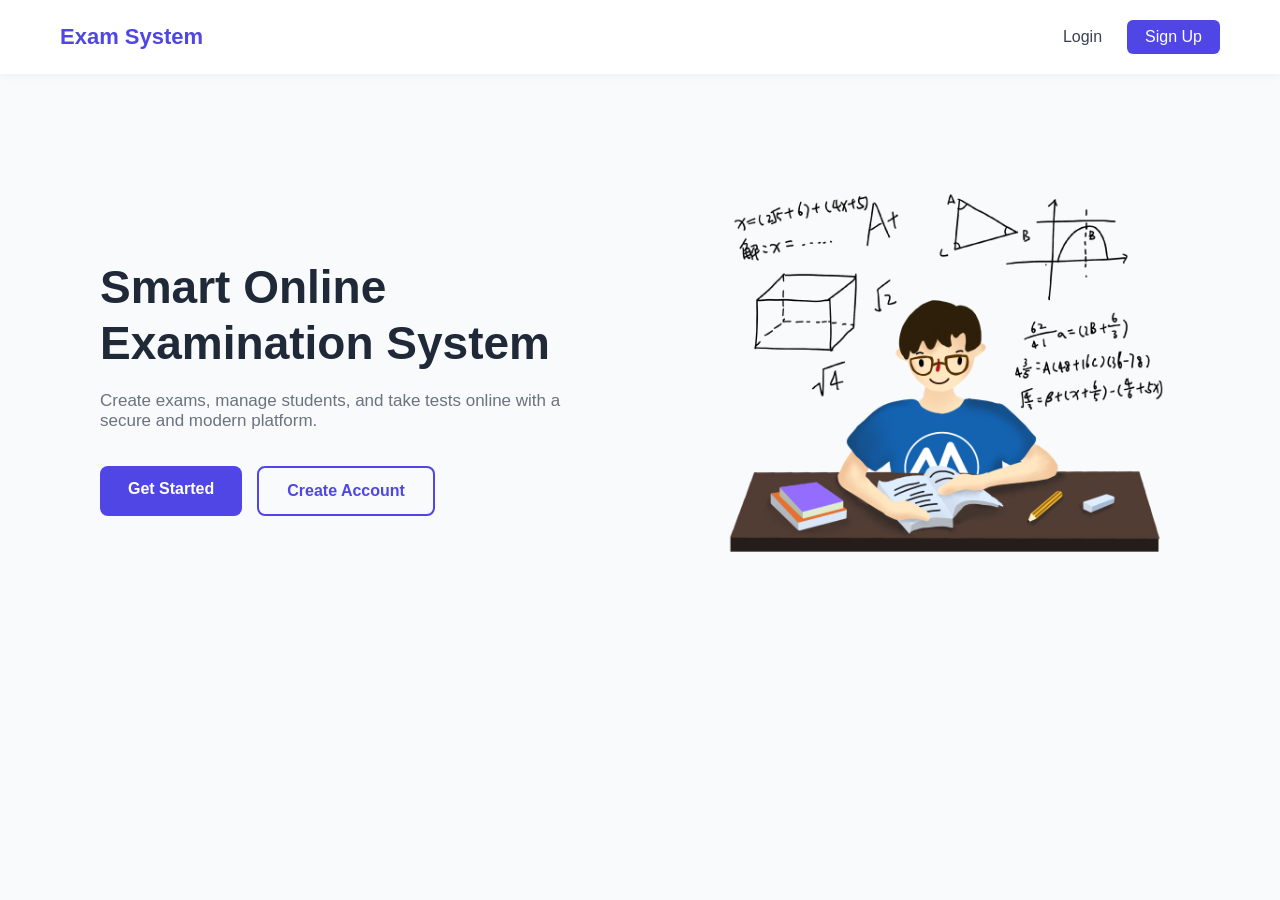
<file: index.html>
<!DOCTYPE html>
<html lang="en">

<head>
    <meta charset="UTF-8" />
    <meta name="viewport" content="width=device-width, initial-scale=1.0" />
    <title>Online Exam System</title>

    <link rel="stylesheet" href="assets/css/main.css" />
</head>

<body>

    <header class="navbar">
        <div class="logo">Exam System</div>
        <nav>
            <a href="pages/auth/login.html">Login</a>
            <a href="pages/auth/signup.html" class="nav-btn">Sign Up</a>
        </nav>
    </header>

    <section class="hero">
        <div class="hero-text">
            <h1>
                Smart Online <br />
                Examination System
            </h1>
            <p>
                Create exams, manage students, and take tests online
                with a secure and modern platform.
            </p>

            <div class="hero-actions">
                <a href="pages/auth/login.html" class="btn btn-primary">Get Started</a>
                <a href="pages/auth/signup.html" class="btn btn-secondary">Create Account</a>
            </div>
        </div>

        <div class="hero-image">
            <img src="assets/images/exam-illustration.png" alt="Online Exam">
        </div>
    </section>

</body>

</html>
</file>
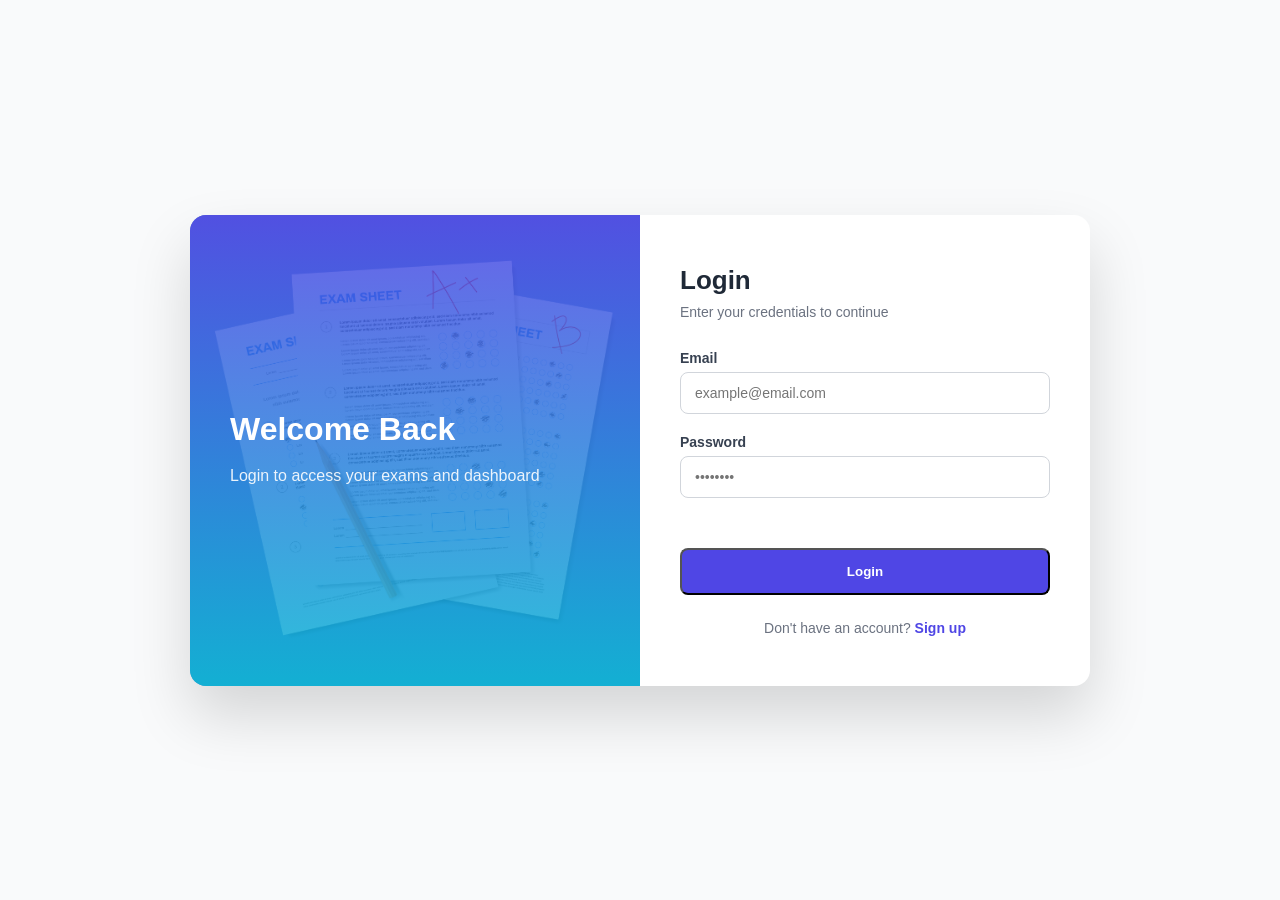
<file: pages/auth/login.html>
<!DOCTYPE html>
<html lang="en">

<head>
    <meta charset="UTF-8" />
    <meta name="viewport" content="width=device-width, initial-scale=1.0" />
    <title>Login | Online Exam System</title>
    <link rel="icon" type="image/png" href="../../assets/images/icon.png">

    <!-- Global Style -->
    <link rel="stylesheet" href="../../assets/css/main.css">
    <!-- Auth Style -->
    <link rel="stylesheet" href="../../assets/css/auth.css">
</head>

<body>

    <div class="auth-container">
        <div class="auth-card">

            <!-- Left Side (Image) -->
            <div class="auth-image">
                <h2>Welcome Back</h2>
                <p>Login to access your exams and dashboard</p>
            </div>

            <!-- Right Side (Form) -->
            <div class="auth-form">
                <h2>Login</h2>
                <p class="subtitle">Enter your credentials to continue</p>

                <form id="loginForm">
                    <div class="form-group">
                        <label>Email</label>
                        <input type="email" id="email" placeholder="example@email.com" required />
                    </div>

                    <div class="form-group">
                        <label>Password</label>
                        <input type="password" id="password" placeholder="••••••••" required />
                    </div>
                    <p class="error-message" id="errorMessage">

                    </p>

                    <button type="submit" class="btn btn-primary full-width">
                        Login
                    </button>
                </form>

                <p class="switch-auth">
                    Don't have an account?
                    <a href="signup.html">Sign up</a>
                </p>
            </div>

        </div>
    </div>

    <!-- JS -->
    <script src="../../assets/js/auth.js"></script>
</body>

</html>
</file>
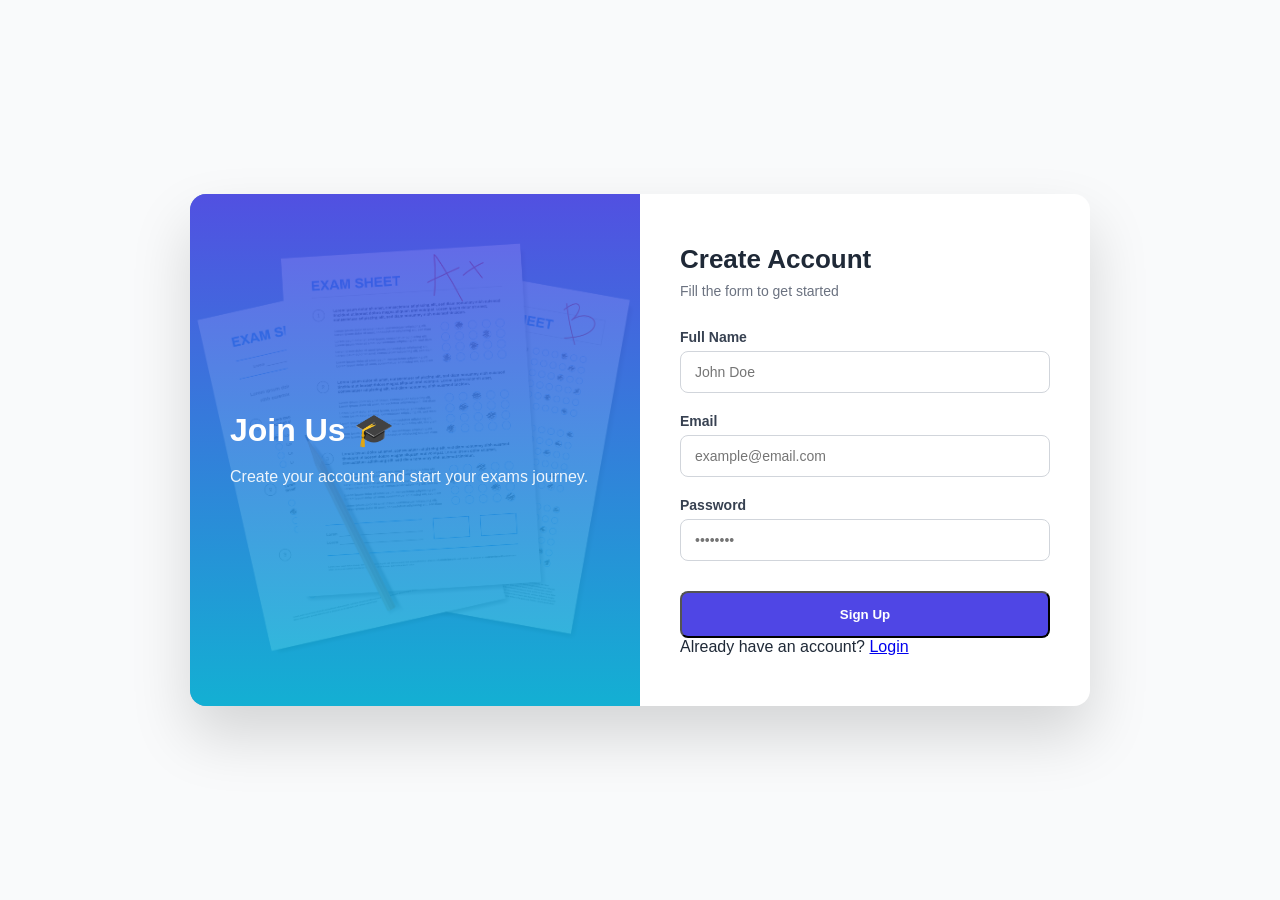
<file: pages/auth/signup.html>
<!DOCTYPE html>
<html lang="en">

<head>
    <meta charset="UTF-8" />
    <meta name="viewport" content="width=device-width, initial-scale=1.0" />
    <title>Sign Up | Online Exam System</title>
    <link rel="icon" type="image/png" href="../../assets/images/icon.png">

    <!-- Styles -->
    <link rel="stylesheet" href="../../assets/css/main.css">
    <link rel="stylesheet" href="../../assets/css/auth.css">
</head>

<body>

    <div class="auth-container">
        <div class="auth-card">

            <!-- Left Section -->
            <div class="auth-image">
                <h2>Join Us 🎓</h2>
                <p>Create your account and start your exams journey.</p>
            </div>

            <!-- Right Section -->
            <div class="auth-form">
                <h2>Create Account</h2>
                <p class="subtitle">Fill the form to get started</p>

                <form id="signupForm">
                    <div class="form-group">
                        <label>Full Name</label>
                        <input type="text" id="fullName" placeholder="John Doe" required />
                    </div>

                    <div class="form-group">
                        <label>Email</label>
                        <input type="email" id="email" placeholder="example@email.com" required />
                    </div>

                    <div class="form-group">
                        <label>Password</label>
                        <input type="password" id="password" placeholder="••••••••" required />
                    </div>

                    <button type="submit" class="btn btn-primary full-width">
                        Sign Up
                    </button>
                </form>

                <p class="switch-link">
                    Already have an account?
                    <a href="login.html">Login</a>
                </p>
            </div>

        </div>
    </div>

    <script src="../../assets/js/auth.js"></script>
</body>

</html>
</file>
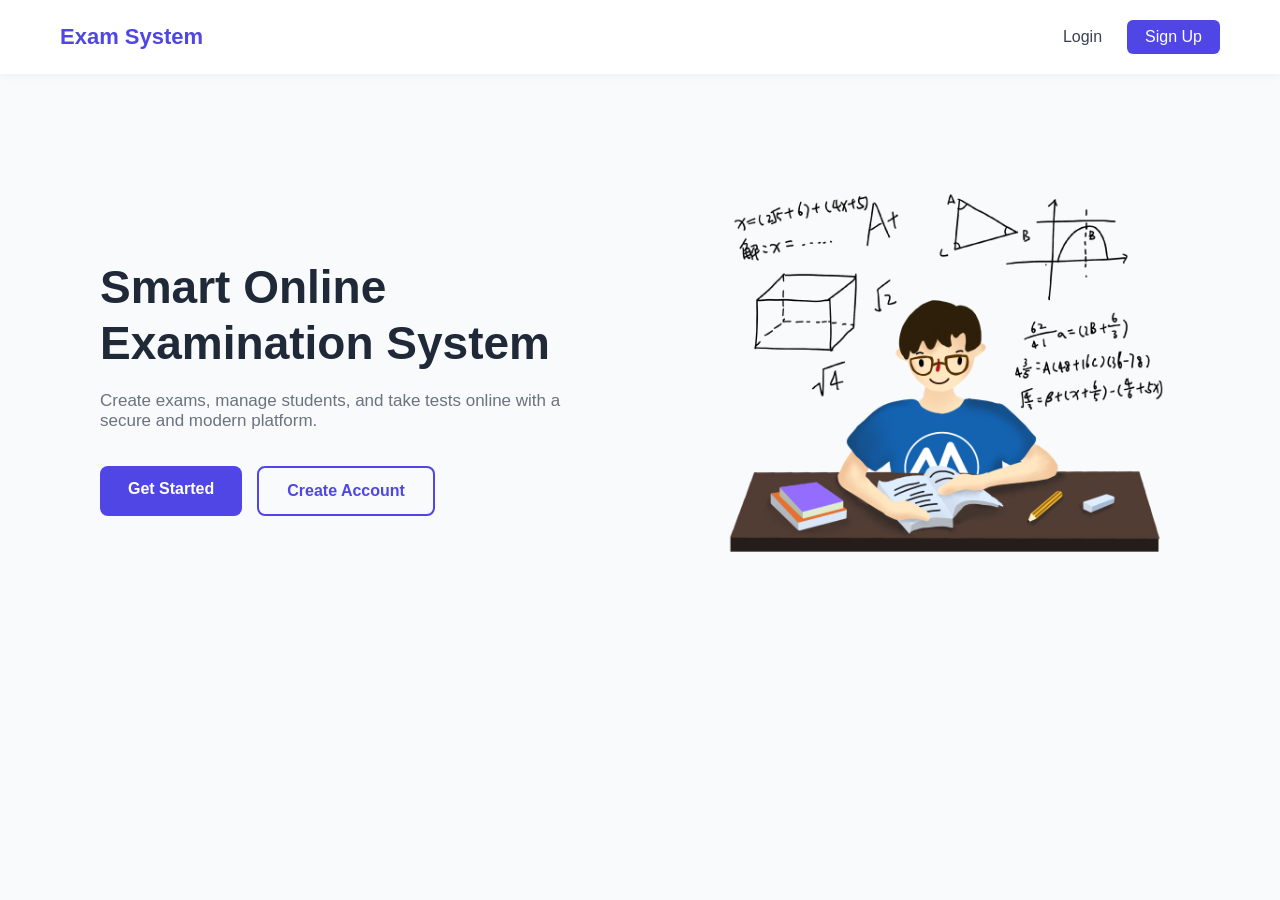
<file: pages/student/dashboard.html>
<!DOCTYPE html>
<html lang="en">

<head>
    <meta charset="UTF-8">
    <meta name="viewport" content="width=device-width, initial-scale=1.0">
    <title>Student Dashboard | Online Exam System</title>
    <link rel="icon" type="image/png" href="../../assets/images/icon.png">

    <!-- Global Style -->
    <link rel="stylesheet" href="../../assets/css/main.css">
    <!-- Student Style -->
    <link rel="stylesheet" href="../../assets/css/student.css">
</head>

<body>

    <!-- Navbar -->
    <nav class="navbar">
        <div class="nav-left">
            <h1>Online Exam System</h1>
        </div>
        <div class="nav-right">
            <span id="studentName">Welcome, Student</span>
            <button id="logoutBtn" class="btn btn-outline">Logout</button>
        </div>
    </nav>

    <!-- Dashboard Container -->
    <div class="dashboard-container">
        <h2>Available Exams</h2>
        <div class="exam-cards" id="examCards">
            <!-- Exam cards will be rendered here dynamically -->
        </div>
    </div>

    <script src="../../assets/js/student.js"></script>
</body>

</html>
</file>
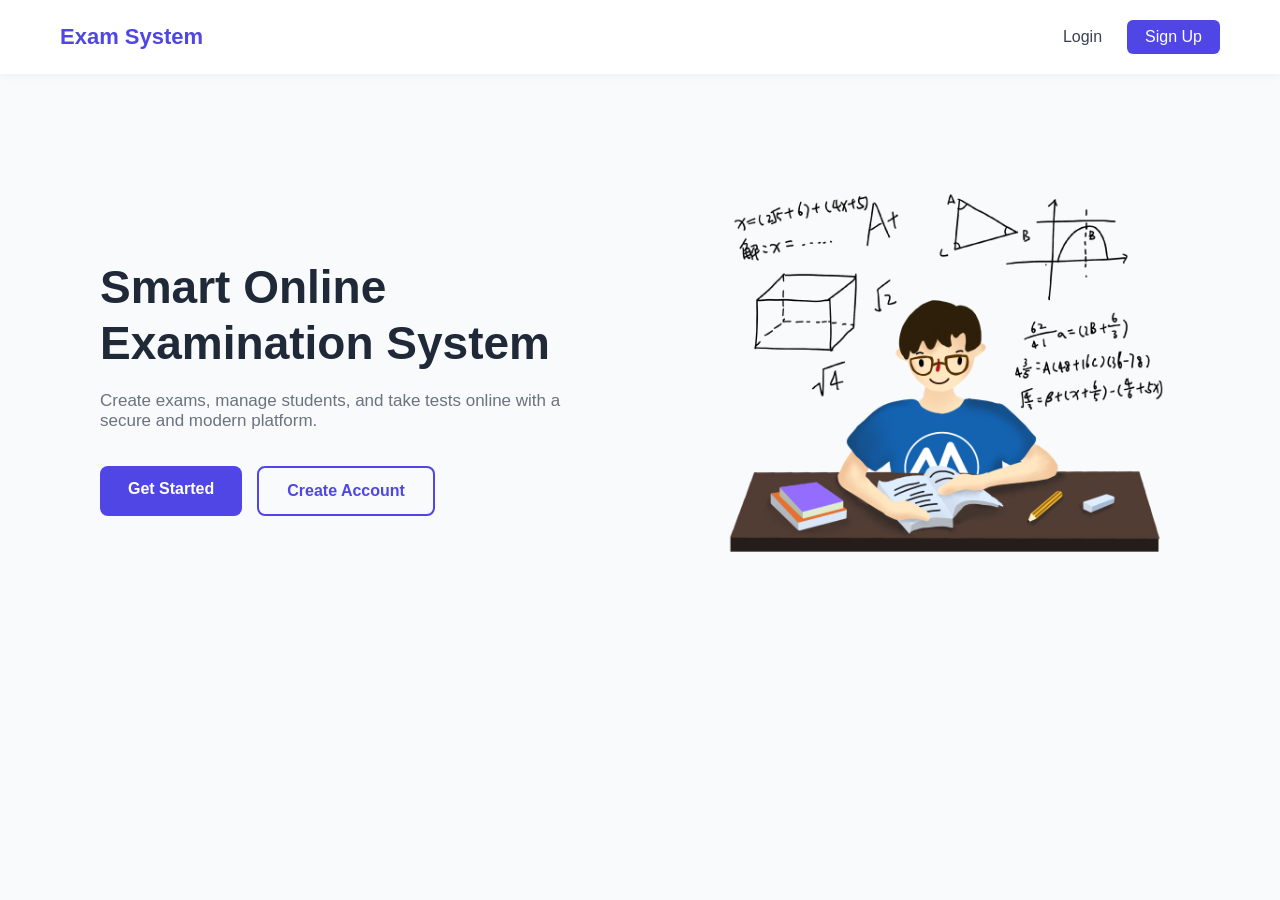
<file: pages/student/exam-start.html>
<!DOCTYPE html>
<html lang="en">

<head>
    <meta charset="UTF-8">
    <meta name="viewport" content="width=device-width, initial-scale=1.0">
    <title>Start Exam | Online Exam System</title>
    <link rel="icon" type="image/png" href="../../assets/images/icon.png">

    <!-- Global Style -->
    <link rel="stylesheet" href="../../assets/css/main.css">
    <!-- Exam Style -->
    <link rel="stylesheet" href="../../assets/css/exam.css">
</head>

<body>

    <!-- Navbar -->
    <nav class="exam-navbar">
        <div class="nav-left">
            <h1 id="examTitle">Example Exam</h1>
        </div>
        <div class="nav-center">
            <span>Time Left: <span id="examTimer">30:00</span></span>
        </div>
        <div class="nav-right">
            <button id="logoutBtn" class="btn btn-outline">Logout</button>
        </div>
    </nav>

    <!-- Exam Container -->
    <div class="exam-container">
        <!-- Question Number -->
        <p id="questionNumber"></p>

        <!-- Question Card -->
        <div class="question-card">
            <h3 id="questionText"></h3>
            <div class="options-container">
                <button class="option-btn" data-label="A"></button>
                <button class="option-btn" data-label="B"></button>
                <button class="option-btn" data-label="C"></button>
                <button class="option-btn" data-label="D"></button>
            </div>
        </div>

        <!-- Question Navigation -->
        <div class="question-navigation">
            <button id="prevQuestionBtn" class="nav-arrow">&lt;</button>
            <button id="nextQuestionBtn" class="nav-arrow">&gt;</button>
        </div>

        <!-- Exam Actions -->
        <div class="exam-actions">
            <button id="submitExamBtn" class="btn btn-success">Submit Exam</button>
        </div>
    </div>

    <script src="../../assets/js/exam-start.js"></script>
</body>

</html>
</file>
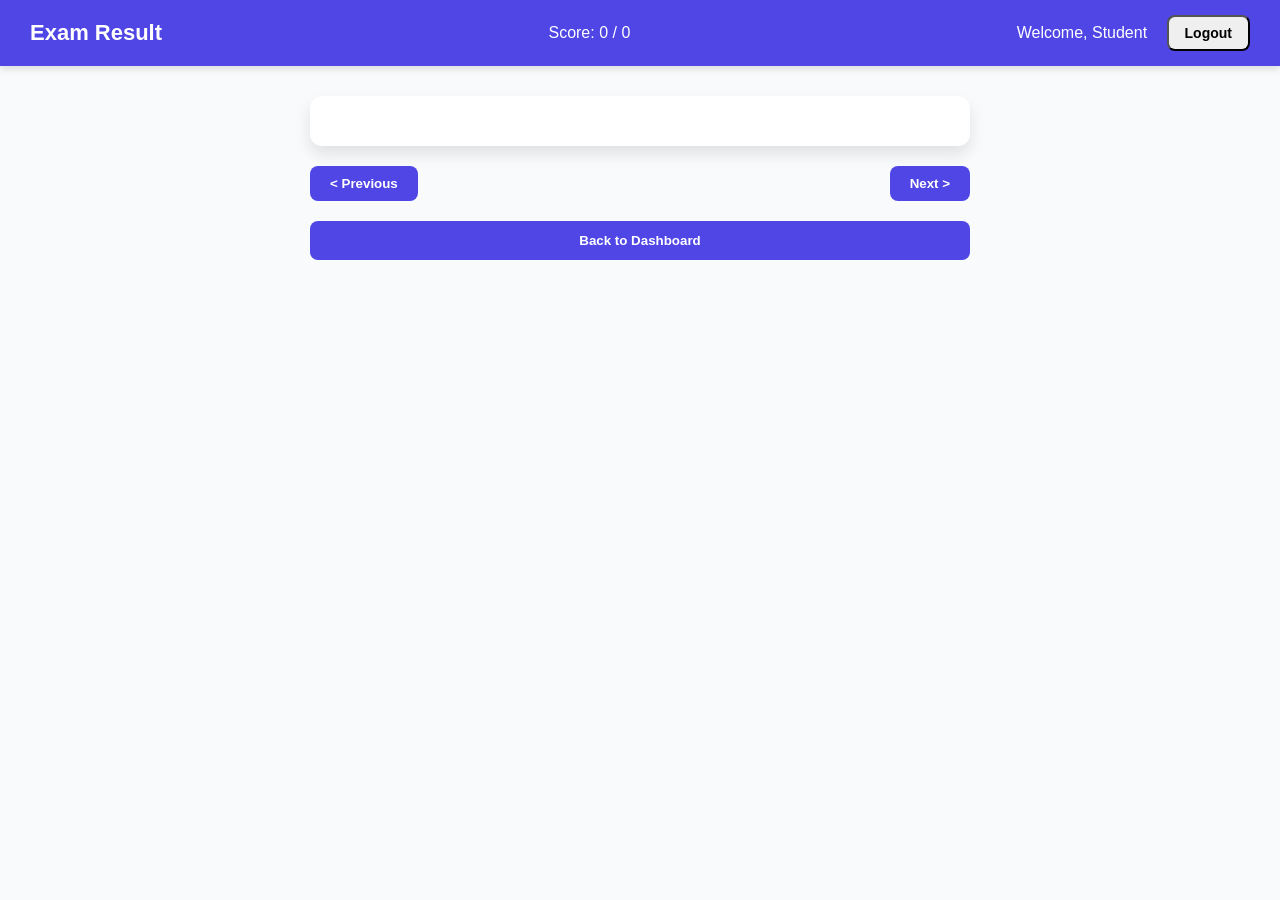
<file: pages/student/result.html>
<!DOCTYPE html>
<html lang="en">

<head>
    <meta charset="UTF-8">
    <meta name="viewport" content="width=device-width, initial-scale=1.0">
    <title>Exam Result | Online Exam System</title>

    <!-- Global Style -->
    <link rel="icon" type="image/png" href="../../assets/images/icon.png">
    <link rel="stylesheet" href="../../assets/css/main.css">
    <link rel="stylesheet" href="../../assets/css/result.css"> <!-- reuse exam styles -->
</head>

<body>

    <!-- Navbar -->
    <nav class="navbar">
        <div class="nav-left">
            <h1 id="examTitle">Exam Result</h1>
        </div>
        <div class="nav-center">
            <span id="scoreDisplay">Score: 0 / 0</span>
        </div>
        <div class="nav-right">
            <span id="studentName">Welcome, Student</span>
            <button id="logoutBtn" class="btn btn-outline">Logout</button>
        </div>
    </nav>

    <!-- Question Container -->
    <div class="exam-container">
        <div id="questionCard" class="question-card">
            <!-- Question will be displayed here dynamically -->
        </div>

        <div class="exam-navigation">
            <button id="prevBtn" class="btn btn-outline">&lt; Previous</button>
            <button id="nextBtn" class="btn btn-outline">Next &gt;</button>
        </div>

        <button id="backDashboard" class="btn btn-primary full-width">Back to Dashboard</button>
    </div>

    <script src="../../assets/js/result.js"></script>
</body>

</html>
</file>
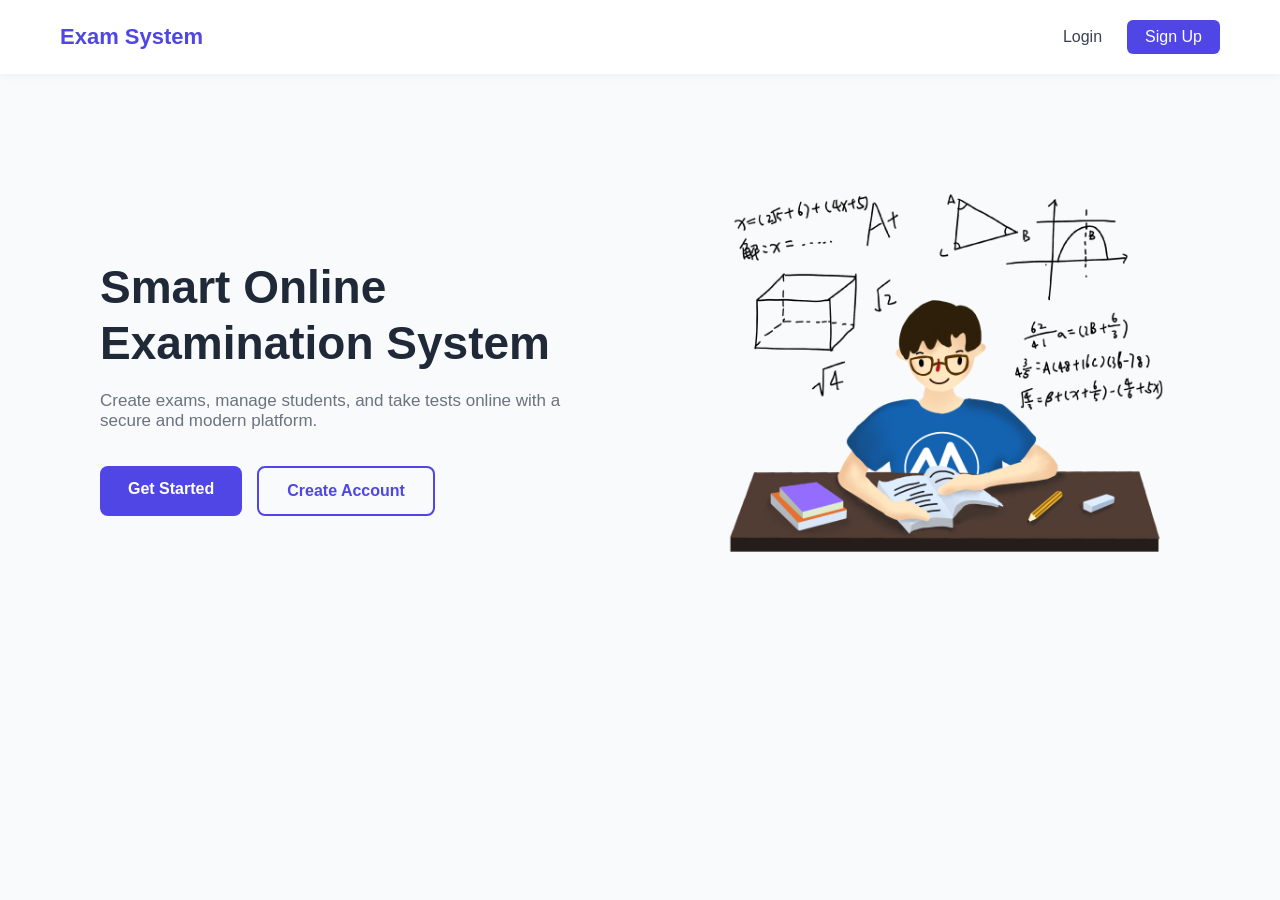
<file: pages/teacher/add-questions.html>
<!DOCTYPE html>
<html lang="en">

<head>
    <meta charset="UTF-8">
    <meta name="viewport" content="width=device-width, initial-scale=1.0">
    <title>Add Questions | Online Exam System</title>

    <!-- Global Styles -->
    <link rel="stylesheet" href="../../assets/css/main.css">
    <!-- Add Questions Styles -->
    <link rel="stylesheet" href="../../assets/css/teacher.css">
    <link <link rel="stylesheet" href="../../assets/css/add-questions.css">
</head>

<body>

    <!-- Navbar -->
    <nav class="navbar">
        <div class="nav-left">
            <h1>Add Questions</h1>
        </div>
        <div class="nav-right">
            <button class="btn btn-outline" id="finishBtn"">Finish</button>
            <button id=" logoutBtn" class="btn btn-outline">Logout</button>
        </div>
    </nav>

    <!-- Form Container -->
    <div class="dashboard-container">
        <h2>Add a New Question</h2>
        <form id="questionForm">

            <div class="form-group">
                <label>Question Text</label>
                <input type="text" id="questionText" placeholder="Enter your question" required />
            </div>

            <div class="form-group">
                <label>Question Type</label>
                <select id="questionType">
                    <option value="multiple_choice">Multiple Choice</option>
                    <option value="true_false">True / False</option>
                </select>
            </div>

            <div id="optionsContainer">
                <!-- Options inputs will be rendered dynamically -->
            </div>

            <button type="submit" class="btn btn-primary full-width">
                Add Question
            </button>
        </form>

        <p id="successMessage" style="color: green; margin-top: 15px;"></p>
        <p id="errorMessage" style="color: red; margin-top: 15px;"></p>
    </div>

    <script src="../../assets/js/add-questions.js"></script>
</body>

</html>
</file>
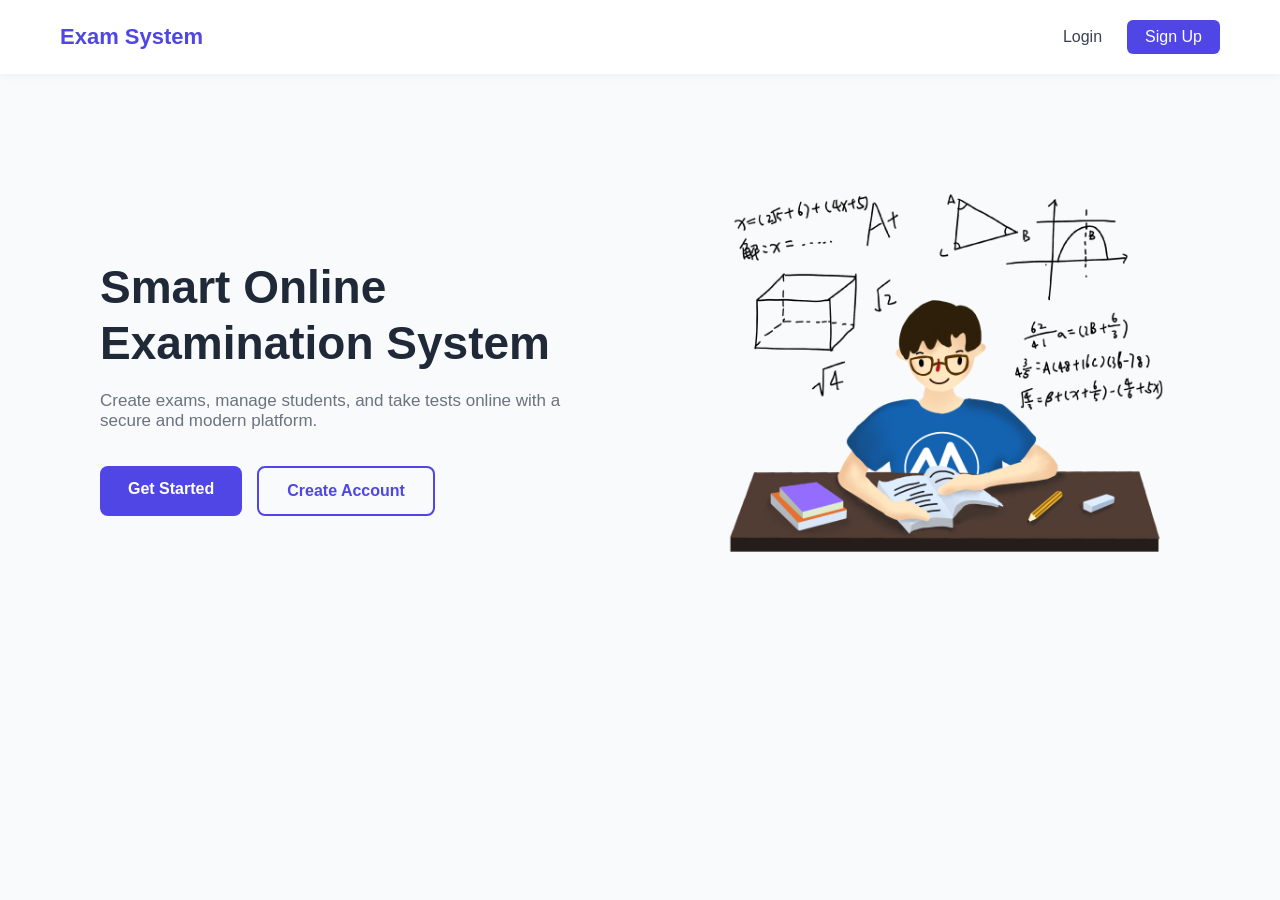
<file: pages/teacher/create-exam.html>
<!DOCTYPE html>
<html lang="en">

<head>
    <meta charset="UTF-8">
    <meta name="viewport" content="width=device-width, initial-scale=1.0">
    <title>Create Exam | Teacher Dashboard</title>

    <!-- Global Styles -->
    <link rel="stylesheet" href="../../assets/css/main.css">
    <link rel="stylesheet" href="../../assets/css/teacher.css">
    <link rel="stylesheet" href="../../assets/css/create-exam.css">
</head>

<body>

    <!-- Navbar -->
    <nav class="navbar">
        <div class="nav-left">
            <h1>Create New Exam</h1>
        </div>
        <div class="nav-right">
            <span id="teacherName">Welcome, Teacher</span>
            <button id="logoutBtn" class="btn btn-outline">Logout</button>
        </div>
    </nav>

    <!-- Form Container -->
    <div class="form-container">
        <form id="createExamForm">
            <div class="form-group">
                <label for="title">Exam Title</label>
                <input type="text" id="title" placeholder="Enter exam title" required>
            </div>

            <div class="form-group">
                <label for="description">Description</label>
                <textarea id="description" placeholder="Enter exam description" required></textarea>
            </div>

            <div class="form-group">
                <label for="duration">Duration (minutes)</label>
                <input type="number" id="duration" placeholder="Enter duration in minutes" required>
            </div>

            <div class="form-group">
                <label for="start_time">Start Time</label>
                <input type="datetime-local" id="start_time" required>
            </div>

            <div class="form-group">
                <label for="end_time">End Time</label>
                <input type="datetime-local" id="end_time" required>
            </div>

            <button type="submit" class="btn btn-primary full-width">Create Exam</button>
        </form>
        <p id="message" style="margin-top:10px; font-weight:500;"></p>
    </div>

    <script src="../../assets/js/create-exam.js"></script>
</body>

</html>
</file>
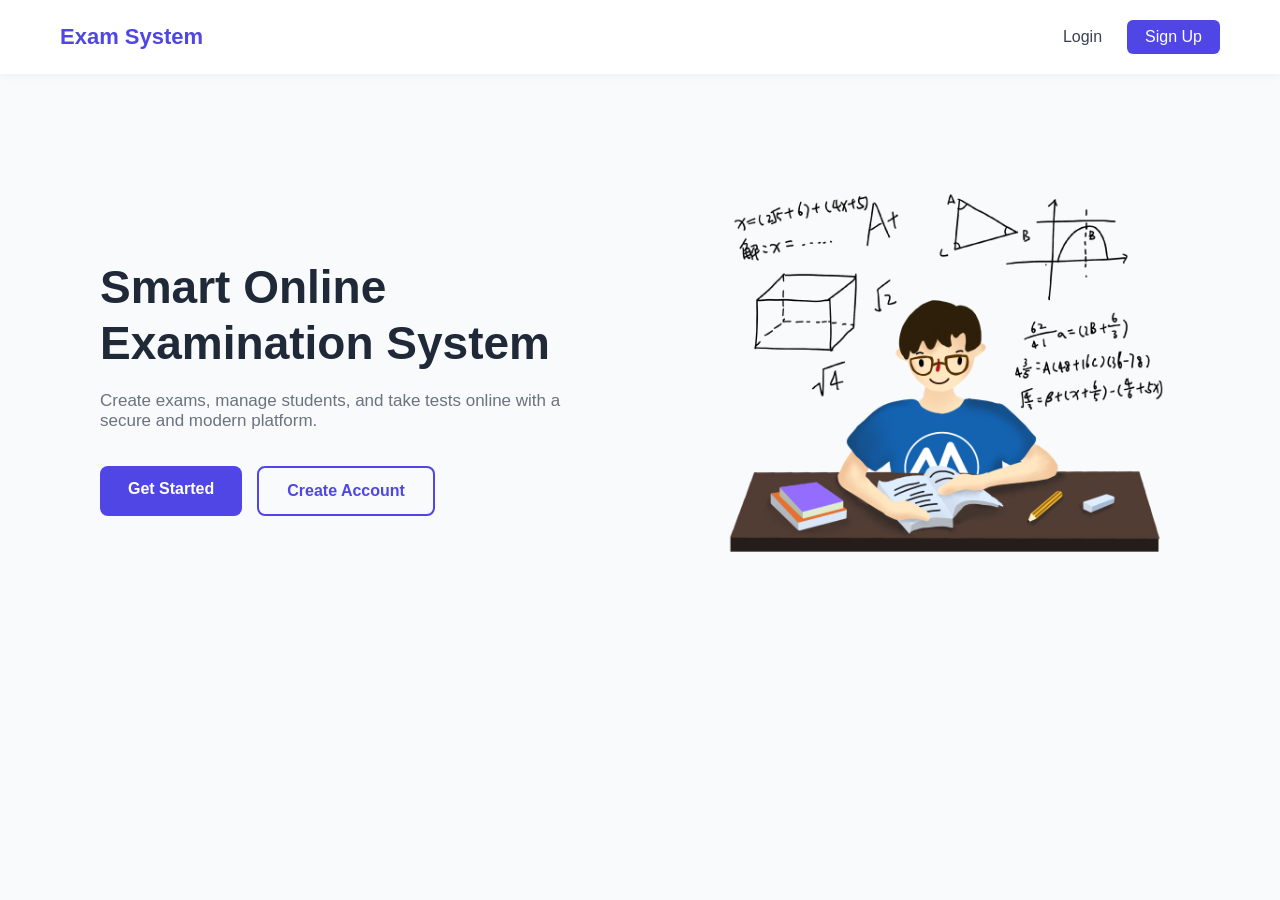
<file: pages/teacher/dashboard.html>
<!DOCTYPE html>
<html lang="en">

<head>
    <meta charset="UTF-8">
    <title>Teacher Dashboard | Online Exam System</title>
    <meta name="viewport" content="width=device-width, initial-scale=1.0">

    <!-- Global styles -->
    <link rel="stylesheet" href="../../assets/css/main.css">
    <!-- Teacher styles -->
    <link rel="stylesheet" href="../../assets/css/teacher.css">
</head>

<body>

    <!-- Navbar -->
    <nav class="navbar">
        <div class="nav-left">
            <h1>Teacher Dashboard</h1>
        </div>
        <div class="nav-right">
            <span>Welcome, Teacher</span>
            <button id="logoutBtn" class="btn btn-outline">Logout</button>
        </div>
    </nav>

    <!-- Dashboard -->
    <div class="dashboard-container">
        <div class="dashboard-header">
            <h2>Your Exams</h2>
            <button class="btn btn-primary" id="createExamBtn">+ Create Exam</button>
        </div>

        <div class="exam-cards" id="examCards">
            <!-- Exams will be rendered here -->
        </div>
    </div>

    <script src="../../assets/js/teacher.js"></script>
</body>

</html>
</file>
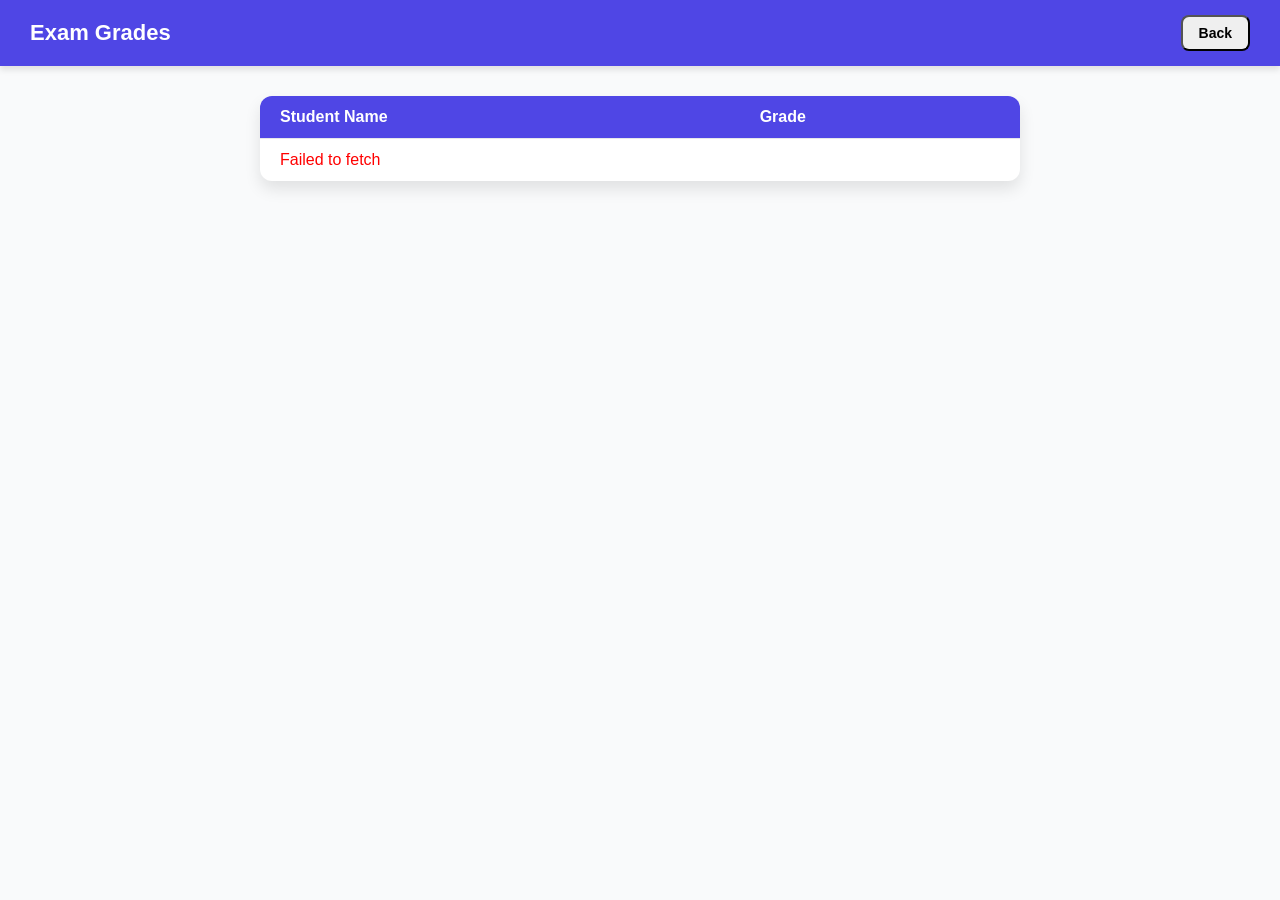
<file: pages/teacher/grades.html>
<!DOCTYPE html>
<html lang="en">

<head>
    <meta charset="UTF-8">
    <meta name="viewport" content="width=device-width, initial-scale=1.0">
    <title>Exam Grades | Online Exam System</title>

    <!-- Global Style -->
    <link rel="stylesheet" href="../../assets/css/main.css">
    <link rel="stylesheet" href="../../assets/css/teacher.css">
    <!-- Teacher Style -->
    <link rel="stylesheet" href="../../assets/css/grades.css">
</head>

<body>

    <!-- Navbar -->
    <nav class="navbar">
        <div class="nav-left">
            <h1>Exam Grades</h1>
        </div>
        <div class="nav-right">
            <button id="backBtn" class="btn btn-outline">Back</button>
        </div>
    </nav>

    <!-- Grades Container -->
    <div class="grades-container">
        <table>
            <thead>
                <tr>
                    <th>Student Name</th>
                    <th>Grade</th>
                </tr>
            </thead>
            <tbody id="gradesTable">
                <!-- Student grades will be rendered here -->
            </tbody>
        </table>
    </div>

    <script src="../../assets/js/grades.js"></script>
</body>

</html>
</file>
<file: assets/css/main.css>
/* Reset */
* {
    margin: 0;
    padding: 0;
    box-sizing: border-box;
    font-family: "Inter", "Segoe UI", sans-serif;
}

/* Body */
body {
    background: #f9fafb;
    color: #1f2937;
    min-height: 100vh;
}

/* Navbar */
.navbar {
    width: 100%;
    padding: 20px 60px;
    display: flex;
    justify-content: space-between;
    align-items: center;
    background: #ffffff;
    box-shadow: 0 1px 10px rgba(0, 0, 0, 0.05);
}

/* Logo */
.logo {
    font-size: 22px;
    font-weight: 700;
    color: #4f46e5;
}

/* Nav */
.navbar nav {
    display: flex;
    align-items: center;
}

/* Nav Links */
.navbar nav a {
    margin-left: 25px;
    text-decoration: none;
    font-weight: 500;
    color: #374151;
    transition: color 0.2s ease;
}

.navbar nav a:hover {
    color: #4f46e5;
}

/* Nav Button */
.nav-btn {
    padding: 8px 18px;
    border-radius: 6px;
    background: #4f46e5;
    color: #ffffff !important;
}

/* Hero Section */
.hero {
    max-width: 1200px;
    margin: auto;
    padding: 80px 60px;
    display: grid;
    grid-template-columns: 1.1fr 0.9fr;
    align-items: center;
    gap: 40px;
}

/* Hero Text */
.hero-text h1 {
    font-size: 46px;
    line-height: 1.2;
    margin-bottom: 20px;
}

.hero-text p {
    font-size: 17px;
    color: #6b7280;
    margin-bottom: 35px;
    max-width: 480px;
}

/* Buttons */
.hero-actions {
    display: flex;
    gap: 15px;
}

.btn {
    padding: 14px 28px;
    border-radius: 8px;
    font-weight: 600;
    text-decoration: none;
    transition: all 0.3s ease;
}

.btn-primary {
    background: #4f46e5;
    color: #ffffff;
}

.btn-primary:hover {
    background: #4338ca;
}

.btn-secondary {
    border: 2px solid #4f46e5;
    color: #4f46e5;
    background: transparent;
}

.btn-secondary:hover {
    background: #4f46e5;
    color: #ffffff;
}

/* Hero Image */
.hero-image img {
    width: 100%;
    max-width: 480px;
    display: block;
    margin-left: auto;
}

/* Tablet */
@media (max-width: 900px) {
    .hero {
        grid-template-columns: 1fr;
        text-align: center;
        padding: 60px 40px;
    }

    .hero-text p {
        margin: 0 auto 30px;
    }

    .hero-actions {
        justify-content: center;
    }

    .hero-image img {
        margin: 40px auto 0;
    }
}

/* Mobile */
@media (max-width: 600px) {

    /* Navbar stays in ONE LINE */
    .navbar {
        padding: 14px 20px;
        flex-direction: row;
        justify-content: space-between;
        align-items: center;
        border-bottom: 1px solid #e5e7eb;
    }

    /* Logo */
    .logo {
        font-size: 20px;
    }

    /* Right side nav (Login / Signup) */
    .navbar nav {
        display: flex;
        gap: 10px;
    }

    .navbar nav a {
        margin: 0;
        padding: 8px 14px;
        font-size: 14px;
        border-radius: 999px;
        white-space: nowrap;
    }

    .navbar nav a:hover {
        background: #4f46e5;
        color: #ffffff;
    }

    .nav-btn {
        padding: 8px 16px;
        border-radius: 999px;
        font-size: 14px;
    }

    /* Hero */
    .hero {
        padding: 50px 20px;
        gap: 30px;
        text-align: center;
    }

    .hero-text h1 {
        font-size: 32px;
        line-height: 1.25;
    }

    .hero-text p {
        font-size: 15px;
        max-width: 100%;
    }

    .hero-actions {
        flex-direction: column;
        width: 100%;
    }

    .btn {
        width: 100%;
        text-align: center;
        padding: 14px 0;
    }

    .hero-image img {
        max-width: 100%;
        margin: 20px auto 0;
    }
}
</file>
<file: assets/css/auth.css>
/* Auth Container */
.auth-container {
    min-height: 100vh;
    display: flex;
    align-items: center;
    justify-content: center;
    padding: 20px;
}

/* Auth Card */
.auth-card {
    background: #ffffff;
    display: grid;
    grid-template-columns: 1fr 1fr;
    max-width: 900px;
    width: 100%;
    border-radius: 16px;
    overflow: hidden;
    box-shadow: 0 30px 60px rgba(0, 0, 0, 0.15);
}

/* Left Side Image */
.auth-image {
    background: linear-gradient(rgba(79, 70, 229, 0.85),
            rgba(6, 182, 212, 0.85)),
        url("../images/exam.jpg");
    background-size: cover;
    background-position: center;
    color: #ffffff;
    padding: 40px;
    display: flex;
    flex-direction: column;
    justify-content: center;
}

.auth-image h2 {
    font-size: 32px;
    margin-bottom: 15px;
}

.auth-image p {
    font-size: 16px;
    line-height: 1.6;
    opacity: 0.9;
}

/* Right Side Form */
.auth-form {
    padding: 50px 40px;
}

.auth-form h2 {
    font-size: 26px;
    color: #1f2937;
    margin-bottom: 8px;
}

.subtitle {
    font-size: 14px;
    color: #6b7280;
    margin-bottom: 30px;
}

/* Form */
.form-group {
    margin-bottom: 20px;
}

.form-group label {
    display: block;
    font-size: 14px;
    font-weight: 600;
    color: #374151;
    margin-bottom: 6px;
}

.form-group input {
    width: 100%;
    padding: 12px 14px;
    border-radius: 8px;
    border: 1px solid #d1d5db;
    font-size: 14px;
    transition: 0.3s;
}

.form-group input:focus {
    outline: none;
    border-color: #4f46e5;
    box-shadow: 0 0 0 2px rgba(79, 70, 229, 0.2);
}

/* Full width button */
.full-width {
    width: 100%;
    margin-top: 10px;
}

/* Switch auth */
.switch-auth {
    margin-top: 25px;
    font-size: 14px;
    text-align: center;
    color: #6b7280;
}

.switch-auth a {
    color: #4f46e5;
    font-weight: 600;
    text-decoration: none;
}

.switch-auth a:hover {
    text-decoration: underline;
}

/* Responsive */
@media (max-width: 768px) {
    .auth-card {
        grid-template-columns: 1fr;
    }

    .auth-image {
        display: none;
    }
}

.error-message {
    color: #dc2626;
    font-size: 14px;
    margin: 10px 0;
    height: 10px;
}
</file>
<file: assets/css/student.css>
/* ==========================
   Student Dashboard Styles
========================== */

/* Navbar */
.navbar {
    display: flex;
    justify-content: space-between;
    align-items: center;
    padding: 15px 30px;
    background: #4f46e5;
    color: #fff;
    box-shadow: 0 4px 6px rgba(0, 0, 0, 0.1);
}

.navbar h1 {
    font-size: 22px;
}

.nav-right span {
    margin-right: 15px;
    font-weight: 500;
}

.nav-right .btn {
    padding: 8px 16px;
    font-size: 14px;
}

/* Dashboard Container */
.dashboard-container {
    max-width: 1200px;
    margin: 30px auto;
    padding: 0 20px;
}

.dashboard-container h2 {
    font-size: 24px;
    color: #1f2937;
    margin-bottom: 20px;
}

/* Exam Cards Grid */
.exam-cards {
    display: grid;
    grid-template-columns: repeat(auto-fit, minmax(300px, 1fr));
    gap: 20px;
    justify-items: center;
    /* توسيط البطاقات داخل الخلايا */
}

/* Exam Card */
.exam-card {
    background: #ffffff;
    padding: 20px;
    border-radius: 12px;
    box-shadow: 0 8px 16px rgba(0, 0, 0, 0.1);
    text-align: center;
    transition: transform 0.2s ease, box-shadow 0.2s ease;
    width: 300px;
    /* عرض ثابت */
}

.exam-card:hover {
    transform: translateY(-5px);
    box-shadow: 0 12px 24px rgba(0, 0, 0, 0.15);
}

.exam-card h3 {
    font-size: 20px;
    margin-bottom: 10px;
    color: #1f2937;
}

.exam-card p {
    font-size: 14px;
    color: #6b7280;
    margin-bottom: 15px;
}

.exam-card button {
    padding: 10px 20px;
    border: none;
    border-radius: 8px;
    background: #4f46e5;
    color: #fff;
    font-weight: 600;
    cursor: pointer;
    transition: background 0.3s ease, transform 0.2s ease;
}

.exam-card button:hover {
    background: #4338ca;
    transform: scale(1.05);
}

/* ==========================
   Responsive Design
========================== */
@media (max-width: 1024px) {
    .exam-cards {
        grid-template-columns: repeat(auto-fit, minmax(280px, 1fr));
    }
}

@media (max-width: 768px) {
    .exam-cards {
        grid-template-columns: 1fr;
    }

    .exam-card {
        width: 100%;
        /* كامل الشاشة على الموبايل */
    }
}

@media (max-width: 480px) {
    .navbar {
        flex-direction: column;
        align-items: flex-start;
        gap: 10px;
    }

    .nav-right {
        display: flex;
        flex-direction: column;
        align-items: flex-start;
    }

    .nav-right span {
        margin-bottom: 5px;
    }
}
</file>
<file: assets/css/exam.css>
/* ==========================
   Exam Page Styles
========================== */

/* Navbar */
.exam-navbar {
    display: flex;
    justify-content: space-between;
    align-items: center;
    padding: 15px 30px;
    background: #4f46e5;
    color: #fff;
    box-shadow: 0 4px 6px rgba(0, 0, 0, 0.1);
}

.exam-navbar .nav-left h1 {
    font-size: 22px;
}

.exam-navbar .nav-center {
    font-size: 18px;
    font-weight: 500;
}

.exam-navbar .nav-right .btn {
    padding: 8px 16px;
    font-size: 14px;
}

/* Exam Container */
.exam-container {
    max-width: 800px;
    margin: 30px auto;
    padding: 20px;
    background: #f9fafb;
    border-radius: 12px;
    box-shadow: 0 8px 16px rgba(0, 0, 0, 0.05);
}

#questionNumber {
    font-size: 16px;
    font-weight: 500;
    margin-bottom: 15px;
    color: #4b5563;
}

/* Question Card */
.question-card {
    background: #ffffff;
    padding: 20px;
    border-radius: 12px;
    box-shadow: 0 8px 16px rgba(0, 0, 0, 0.1);
    margin-bottom: 20px;
}

.question-card h3 {
    font-size: 20px;
    margin-bottom: 20px;
    color: #111827;
}

/* Options */
.options-container {
    display: flex;
    flex-direction: column;
    gap: 15px;
}

.option-btn {
    padding: 12px 20px;
    border: 2px solid #4f46e5;
    border-radius: 8px;
    background: #ffffff;
    cursor: pointer;
    font-size: 16px;
    text-align: left;
    transition: all 0.2s ease;
}

.option-btn:hover {
    background: #4f46e5;
    color: #fff;
    transform: translateY(-2px);
}

/* Question Navigation Arrows */
.question-navigation {
    display: flex;
    justify-content: space-between;
    margin-top: 10px;
}

.nav-arrow {
    background: #4f46e5;
    color: #fff;
    border: none;
    border-radius: 50%;
    width: 40px;
    height: 40px;
    font-size: 24px;
    font-weight: bold;
    cursor: pointer;
    transition: background 0.3s, transform 0.2s;
}

.nav-arrow:hover {
    background: #4338ca;
    transform: scale(1.1);
}

/* Exam Actions */
.exam-actions {
    display: flex;
    justify-content: center;
    margin-top: 20px;
}

.btn {
    padding: 10px 20px;
    border: none;
    border-radius: 8px;
    font-weight: 600;
    cursor: pointer;
}

.btn-success {
    background: #10b981;
    color: #fff;
}

.btn-success:hover {
    background: #059669;
}

/* Responsive */
@media (max-width: 768px) {
    .exam-container {
        padding: 15px;
    }

    .question-navigation {
        gap: 10px;
    }

    .exam-navbar {
        flex-direction: column;
        align-items: flex-start;
        gap: 10px;
    }

    .exam-navbar .nav-center {
        margin-top: 5px;
    }
}
</file>
<file: assets/css/result.css>
/* Navbar */
.navbar {
    display: flex;
    justify-content: space-between;
    align-items: center;
    padding: 15px 30px;
    background: #4f46e5;
    color: #fff;
    box-shadow: 0 4px 6px rgba(0, 0, 0, 0.1);
}

.navbar h1 {
    font-size: 22px;
}

.nav-center {
    font-size: 16px;
    font-weight: 500;
}

.nav-right span {
    margin-right: 15px;
    font-weight: 500;
}

.nav-right .btn {
    padding: 8px 16px;
    font-size: 14px;
}

/* Exam Container */
.exam-container {
    max-width: 700px;
    margin: 30px auto;
    padding: 0 20px;
}

.question-card {
    background: #ffffff;
    padding: 25px;
    border-radius: 12px;
    box-shadow: 0 8px 16px rgba(0, 0, 0, 0.1);
    text-align: left;
    margin-bottom: 20px;
}

.question-card h3 {
    font-size: 20px;
    color: #1f2937;
    margin-bottom: 10px;
}

.question-card p {
    font-size: 16px;
    color: #374151;
    margin-bottom: 15px;
}

.options {
    display: flex;
    flex-direction: column;
    gap: 10px;
}

.option {
    padding: 10px 15px;
    border-radius: 8px;
    background: #f3f4f6;
    cursor: pointer;
    transition: background 0.3s ease, color 0.3s ease;
}

.option.correct {
    background: #d1fae5;
    color: #065f46;
}

.option.incorrect {
    background: #fee2e2;
    color: #b91c1c;
}

.option:hover {
    background: #e5e7eb;
}

/* Navigation Buttons */
.exam-navigation {
    display: flex;
    justify-content: space-between;
    margin-bottom: 20px;
}

.exam-navigation .btn {
    padding: 10px 20px;
    border-radius: 8px;
    font-weight: 600;
    cursor: pointer;
    border: none;
    background: #4f46e5;
    color: #fff;
    transition: background 0.3s ease;
}

.exam-navigation .btn:hover {
    background: #4338ca;
}

/* Back to Dashboard */
#backDashboard {
    display: block;
    width: 100%;
    padding: 12px;
    border-radius: 8px;
    font-weight: 600;
    border: none;
    background: #4f46e5;
    color: #fff;
    cursor: pointer;
    transition: background 0.3s ease;
    margin-bottom: 30px;
}

#backDashboard:hover {
    background: #4338ca;
}

/* Responsive */
@media (max-width: 768px) {
    .exam-container {
        padding: 0 15px;
    }
}
</file>
<file: assets/css/teacher.css>
/* ===============================
   Teacher Dashboard Styles
================================ */

/* Navbar */
.navbar {
    display: flex;
    justify-content: space-between;
    align-items: center;
    padding: 15px 30px;
    background: #4f46e5;
    color: #ffffff;
    box-shadow: 0 4px 6px rgba(0, 0, 0, 0.1);
}

.navbar h1 {
    font-size: 22px;
    font-weight: 600;
}

.nav-right {
    display: flex;
    align-items: center;
    gap: 15px;
}

.nav-right span {
    font-weight: 500;
}

.nav-right .btn {
    padding: 8px 16px;
    font-size: 14px;
}

/* Dashboard Container */
.dashboard-container {
    max-width: 1200px;
    margin: 30px auto;
    padding: 0 20px;
}

.dashboard-header {
    display: flex;
    justify-content: space-between;
    align-items: center;
    margin-bottom: 30px;
}

.dashboard-header h2 {
    font-size: 26px;
    color: #1f2937;
}

.dashboard-header .btn {
    padding: 10px 20px;
    font-weight: 600;
}

/* Exam Cards Grid */
.exam-cards {
    display: grid;
    grid-template-columns: repeat(auto-fit, minmax(300px, 1fr));
    gap: 32px;
    /* 🔥 increased distance between cards */
}

/* Exam Card */
.exam-card {
    background: #ffffff;
    padding: 22px;
    border-radius: 14px;
    box-shadow: 0 10px 20px rgba(0, 0, 0, 0.1);
    transition: transform 0.25s ease, box-shadow 0.25s ease;
}

.exam-card:hover {
    box-shadow: 0 14px 28px rgba(0, 0, 0, 0.3);
}

.exam-card h3 {
    font-size: 20px;
    margin-bottom: 10px;
    color: #1f2937;
}

.exam-card p {
    font-size: 14px;
    color: #6b7280;
    margin-bottom: 8px;
}

.exam-meta {
    margin: 12px 0;
    font-size: 13px;
    color: #374151;
}

/* Card Actions */
.exam-actions {
    display: flex;
    justify-content: space-between;
    margin-top: 18px;
}

.exam-actions .btn {
    padding: 8px 14px;
    font-size: 13px;
    border-radius: 8px;
    font-weight: 600;
}

.btn {
    padding: 14px 14px;
    border-radius: 8px;
    font-weight: 600;
    text-decoration: none;
    transition: all 0.3s ease;
}

.btn:hover {
    transform: translateY(-2px);
    box-shadow: 0 8px 16px rgba(0, 0, 0, 0.2);
    background-color: #4f46e5;
    color: #ffffff;
}

.btn-edit {
    background: #4f46e5;
    color: #ffffff;
    border: none;
}

.btn-edit:hover {
    background: #4338ca;
}

.btn-delete {
    background: #dc2626;
    color: #ffffff;
    border: none;
}

.btn-delete:hover {
    background: #b91c1c;
}

.btn-grades {
    background: #059669;
    color: #ffffff;
    border: none;
}

.btn-grades:hover {
    background: #047857;
}

/* Empty State */
.empty-state {
    text-align: center;
    padding: 50px 20px;
    color: #6b7280;
    font-size: 18px;
}

/* Responsive */
@media (max-width: 768px) {
    .dashboard-header {
        flex-direction: column;
        align-items: flex-start;
        gap: 15px;
    }

    .exam-actions {
        flex-direction: column;
        gap: 10px;
    }
}
</file>
<file: assets/css/add-questions.css>
/* Add Questions Page Styles */

/* Navbar */
body {
    overflow-y: scroll;
}

.navbar {
    display: flex;
    justify-content: space-between;
    align-items: center;
    padding: 15px 30px;
    background: #4f46e5;
    color: #fff;
    box-shadow: 0 4px 6px rgba(0, 0, 0, 0.1);
}

.navbar h1 {
    font-size: 22px;
}

.nav-right .btn {
    padding: 8px 16px;
    font-size: 14px;
}

/* Dashboard Container */
.dashboard-container {
    max-width: 800px;
    margin: 30px auto;
    padding: 0 20px;
}

.dashboard-container h2 {
    font-size: 24px;
    color: #1f2937;
    margin-bottom: 25px;
    text-align: center;
}

/* Form */
form {
    background: #ffffff;
    padding: 25px 30px;
    border-radius: 12px;
    box-shadow: 0 8px 16px rgba(0, 0, 0, 0.1);
}

.form-group {
    margin-bottom: 20px;
    transition: all 0.3s ease;
}

label {
    display: block;
    margin-bottom: 8px;
    font-weight: 500;
    color: #1f2937;
}

input[type="text"],
select {
    width: 100%;
    padding: 10px 12px;
    border-radius: 8px;
    border: 1px solid #d1d5db;
    font-size: 14px;
    transition: all 0.3s ease;
}

input[type="text"]:focus,
select:focus {
    outline: none;
    border-color: #4f46e5;
    box-shadow: 0 0 5px rgba(79, 70, 229, 0.5);
}

input[type="radio"] {
    margin-right: 8px;
}

/* Submit Button */
button[type="submit"] {
    padding: 12px 20px;
    border: none;
    border-radius: 8px;
    background: #4f46e5;
    color: #fff;
    font-weight: 600;
    cursor: pointer;
    width: 100%;
    transition: background 0.3s ease, transform 0.2s ease;
}

button[type="submit"]:hover {
    background: #4338ca;
    transform: translateY(-2px);
}

/* Success & Error Messages */
#successMessage,
#errorMessage {
    font-weight: 500;
    text-align: center;
}

/* Smooth options animation */
/* Smooth options animation */
#optionsContainer {
    overflow: hidden;
    display: flex;
    flex-direction: column;
    gap: 10px;
}

#optionsContainer .form-group {
    opacity: 1;
    transform: translateY(0);
    transition: opacity 0.4s cubic-bezier(0.4, 0, 0.2, 1),
        transform 0.4s cubic-bezier(0.4, 0, 0.2, 1);
}

/* Hidden state for smooth fade-out + slide */
#optionsContainer.hidden .form-group {
    opacity: 0;
    transform: translateY(-20px);
    pointer-events: none;
    height: 0;
    margin: 0;
    padding: 0;
}
</file>
<file: assets/css/create-exam.css>
/* Navbar */
.navbar {
    display: flex;
    justify-content: space-between;
    align-items: center;
    padding: 15px 30px;
    background: #4f46e5;
    color: #fff;
    box-shadow: 0 4px 6px rgba(0, 0, 0, 0.1);
}

.navbar h1 {
    font-size: 22px;
}

.nav-right span {
    margin-right: 15px;
    font-weight: 500;
}

.nav-right .btn {
    padding: 8px 16px;
    font-size: 14px;
}

/* Form Container */
.form-container {
    max-width: 600px;
    margin: 40px auto;
    background: #ffffff;
    padding: 30px;
    border-radius: 12px;
    box-shadow: 0 8px 16px rgba(0, 0, 0, 0.1);
}

.form-container h2 {
    font-size: 22px;
    margin-bottom: 20px;
}

.form-group {
    margin-bottom: 20px;
    display: flex;
    flex-direction: column;
}

.form-group label {
    font-weight: 500;
    margin-bottom: 8px;
}

.form-group input,
.form-group textarea,
.form-group select {
    padding: 10px 15px;
    border-radius: 8px;
    border: 1px solid #d1d5db;
    font-size: 14px;
}

textarea {
    resize: vertical;
    min-height: 80px;
}

/* Buttons */
.btn-primary {
    background: #4f46e5;
    color: #fff;
    padding: 12px 20px;
    font-weight: 600;
    border: none;
    border-radius: 8px;
    cursor: pointer;
    transition: background 0.3s ease;
    width: 100%;
}

.btn-primary:hover {
    background: #4338ca;
}

/* Message */
#message {
    font-weight: 500;
    margin-top: 10px;
}

/* Responsive */
@media (max-width: 768px) {
    .form-container {
        padding: 20px;
    }
}
</file>
<file: assets/css/grades.css>
/* Grades Page Styles */

/* Navbar */
.navbar {
    display: flex;
    justify-content: space-between;
    align-items: center;
    padding: 15px 30px;
    background: #4f46e5;
    color: #fff;
    box-shadow: 0 4px 6px rgba(0, 0, 0, 0.1);
}

.navbar h1 {
    font-size: 22px;
}

.nav-right .btn {
    padding: 8px 16px;
    font-size: 14px;
}

/* Grades Container */
.grades-container {
    max-width: 800px;
    margin: 30px auto;
    padding: 0 20px;
}

.grades-container table {
    width: 100%;
    border-collapse: collapse;
    background: #fff;
    border-radius: 12px;
    overflow: hidden;
    box-shadow: 0 8px 16px rgba(0, 0, 0, 0.1);
}

.grades-container th,
.grades-container td {
    padding: 12px 20px;
    text-align: left;
    border-bottom: 1px solid #e5e7eb;
    font-size: 16px;
    color: #1f2937;
}

.grades-container th {
    background-color: #4f46e5;
    color: #fff;
}

.grades-container tr:last-child td {
    border-bottom: none;
}

.grades-container tr:hover {
    background-color: #f3f4f6;
}
</file>
